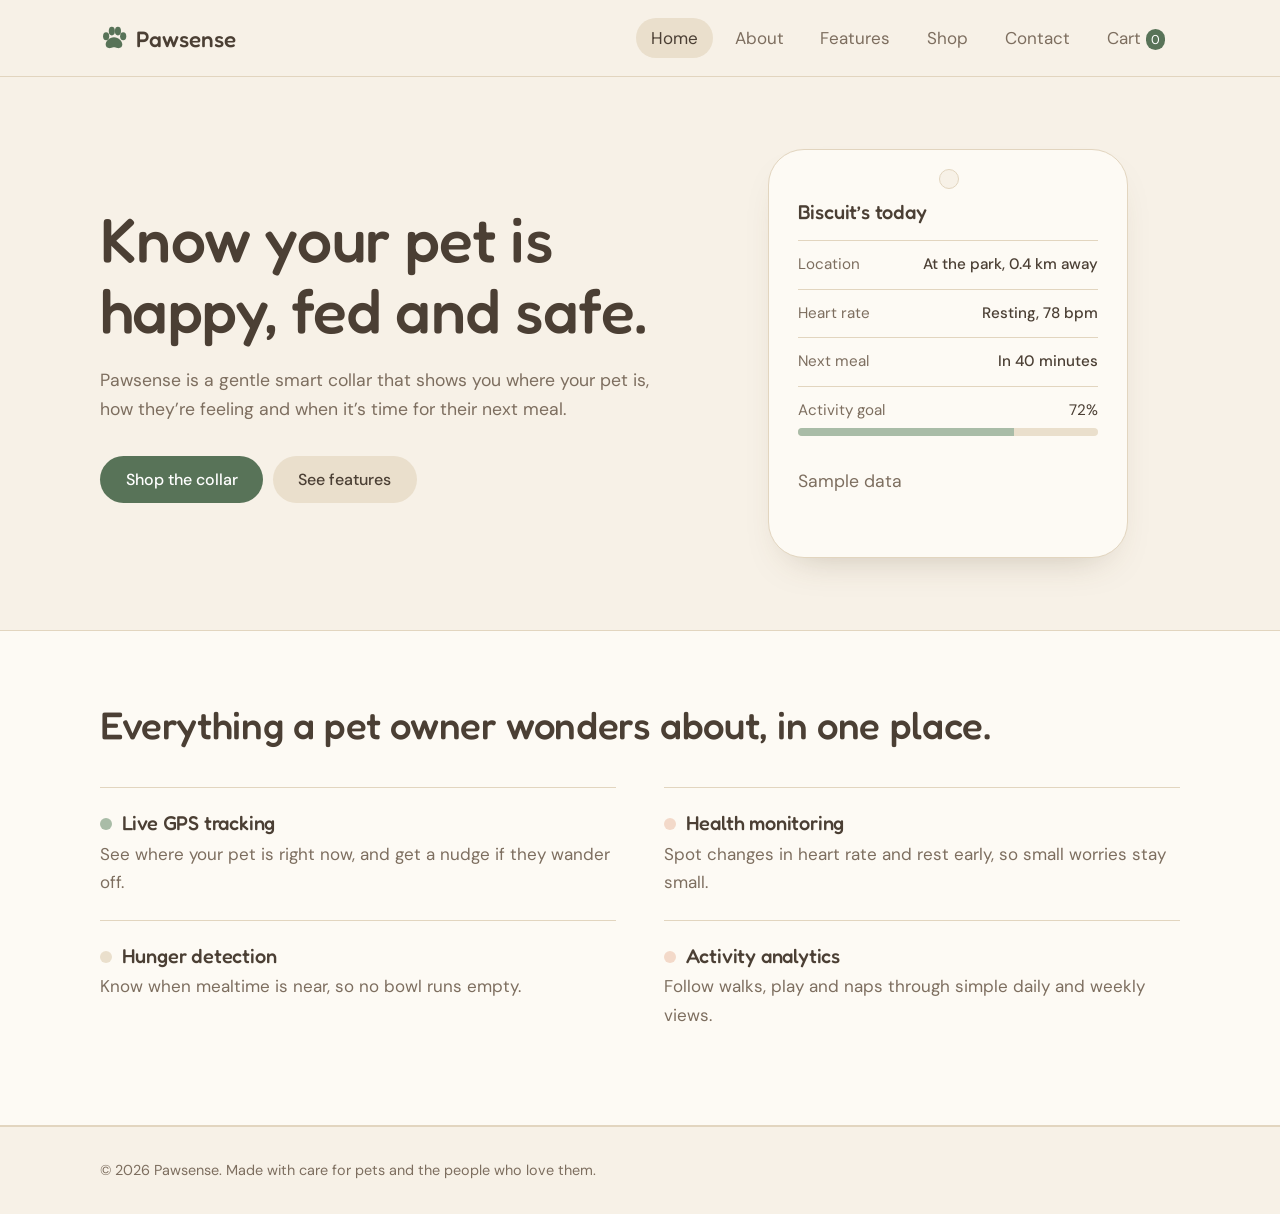
<file: index.html>
<!DOCTYPE html>
<html lang="en">
<head>
<meta charset="UTF-8">
<meta name="viewport" content="width=device-width, initial-scale=1">
<title>Smart pet care | Pawsense</title>
<meta name="description" content="Pawsense is a smart collar that helps you keep track of your pet’s health, hunger, activity and location.">
<link rel="preconnect" href="https://fonts.googleapis.com">
<link rel="preconnect" href="https://fonts.gstatic.com" crossorigin>
<link href="https://fonts.googleapis.com/css2?family=DM+Sans:wght@400;500&family=Fredoka:wght@400;500&display=swap" rel="stylesheet">
<link rel="stylesheet" href="style.css">
</head>
<body>
<header><div class="wrap">
<a class="logo" href="index.html"><svg viewBox="0 0 64 64" aria-hidden="true"><ellipse cx="14" cy="28" rx="7" ry="9"/><ellipse cx="27" cy="16" rx="7" ry="10"/><ellipse cx="41" cy="16" rx="7" ry="10"/><ellipse cx="53" cy="28" rx="7" ry="9"/><path d="M32 30c-11 0-19 9-19 17 0 6 5 9 11 8 4-1 5-2 8-2s4 1 8 2c6 1 11-2 11-8 0-8-8-17-19-17z"/></svg>Pawsense</a>
<button class="menu" aria-expanded="false" aria-controls="nav-list">Menu</button>
<nav aria-label="Main"><ul id="nav-list">
<li><a href="index.html" aria-current="page">Home</a></li>
<li><a href="about.html">About</a></li>
<li><a href="services.html">Features</a></li>
<li><a href="shop.html">Shop</a></li>
<li><a href="contact.html">Contact</a></li>
<li><a href="cart.html">Cart <span class="count" id="cart-count" aria-live="polite">0</span></a></li>
</ul></nav>
</div></header>
<main>
<section class="hero"><div class="wrap">
<div>
<h1>Know your pet is happy, fed and safe.</h1>
<p>Pawsense is a gentle smart collar that shows you where your pet is, how they’re feeling and when it’s time for their next meal.</p>
<a class="btn" href="shop.html">Shop the collar</a><a class="btn soft" href="services.html">See features</a>
</div>
<div class="tag" aria-label="Sample Pawsense collar tag">
<h3>Biscuit’s today</h3>
<div class="row"><span>Location</span><span>At the park, 0.4 km away</span></div>
<div class="row"><span>Heart rate</span><span>Resting, 78 bpm</span></div>
<div class="row"><span>Next meal</span><span>In 40 minutes</span></div>
<div class="row" style="display:block"><span>Activity goal</span> <span style="float:right">72%</span><div class="bar"><i></i></div></div>
<p class="note">Sample data</p>
</div></div></section>
<section class="band"><div class="wrap">
<h2>Everything a pet owner wonders about, in one place.</h2>
<div class="list">
<div class="item"><h3><span class="dot"></span>Live GPS tracking</h3><p>See where your pet is right now, and get a nudge if they wander off.</p></div>
<div class="item"><h3><span class="dot"></span>Health monitoring</h3><p>Spot changes in heart rate and rest early, so small worries stay small.</p></div>
<div class="item"><h3><span class="dot"></span>Hunger detection</h3><p>Know when mealtime is near, so no bowl runs empty.</p></div>
<div class="item"><h3><span class="dot"></span>Activity analytics</h3><p>Follow walks, play and naps through simple daily and weekly views.</p></div>
</div></div></section>
</main>
<footer><div class="wrap">© 2026 Pawsense. Made with care for pets and the people who love them.</div></footer>
<script src="script.js"></script>
</body>
</html>
</file>
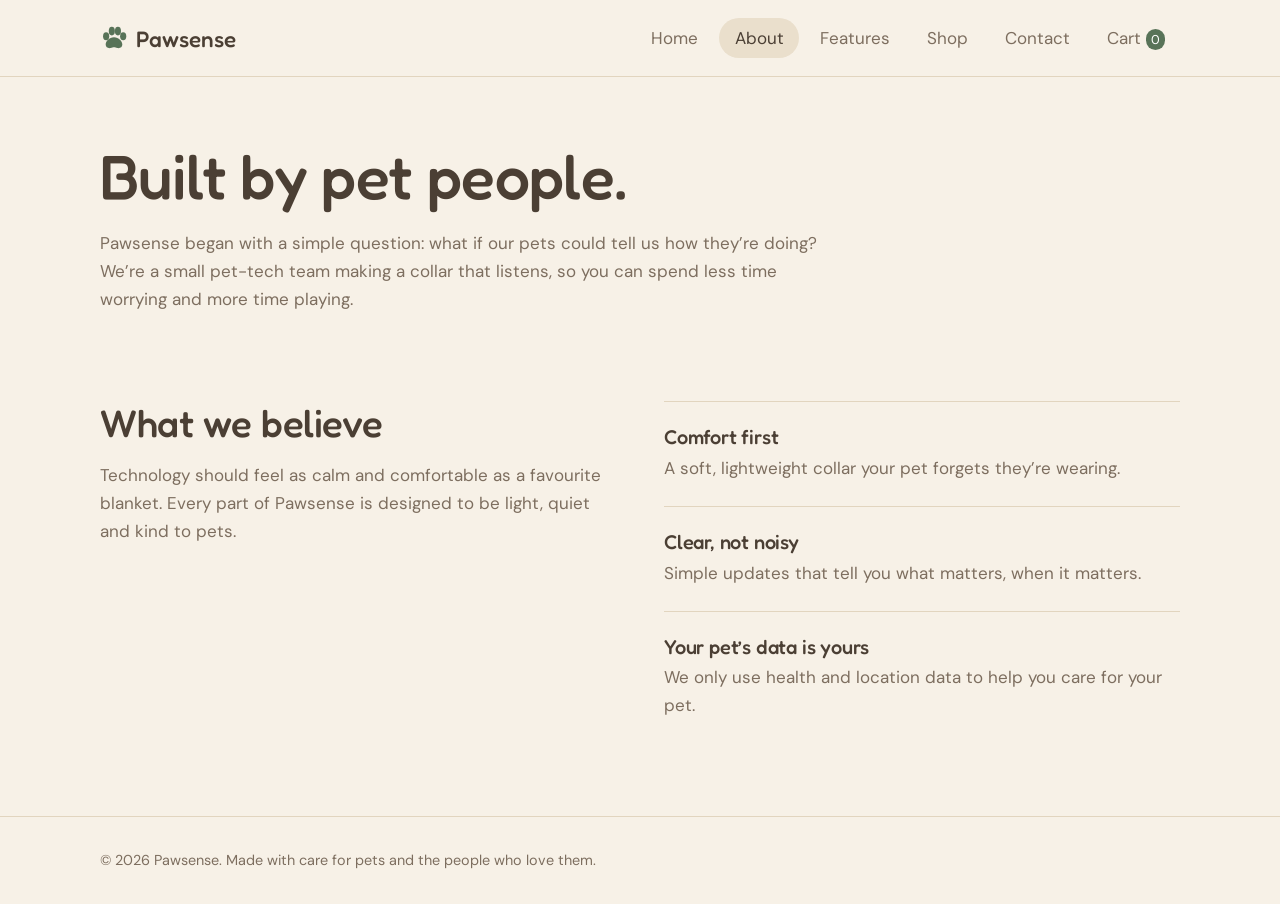
<file: about.html>
<!DOCTYPE html>
<html lang="en">
<head>
<meta charset="UTF-8">
<meta name="viewport" content="width=device-width, initial-scale=1">
<title>About | Pawsense</title>
<meta name="description" content="Pawsense is a smart collar that helps you keep track of your pet’s health, hunger, activity and location.">
<link rel="preconnect" href="https://fonts.googleapis.com">
<link rel="preconnect" href="https://fonts.gstatic.com" crossorigin>
<link href="https://fonts.googleapis.com/css2?family=DM+Sans:wght@400;500&family=Fredoka:wght@400;500&display=swap" rel="stylesheet">
<link rel="stylesheet" href="style.css">
</head>
<body>
<header><div class="wrap">
<a class="logo" href="index.html"><svg viewBox="0 0 64 64" aria-hidden="true"><ellipse cx="14" cy="28" rx="7" ry="9"/><ellipse cx="27" cy="16" rx="7" ry="10"/><ellipse cx="41" cy="16" rx="7" ry="10"/><ellipse cx="53" cy="28" rx="7" ry="9"/><path d="M32 30c-11 0-19 9-19 17 0 6 5 9 11 8 4-1 5-2 8-2s4 1 8 2c6 1 11-2 11-8 0-8-8-17-19-17z"/></svg>Pawsense</a>
<button class="menu" aria-expanded="false" aria-controls="nav-list">Menu</button>
<nav aria-label="Main"><ul id="nav-list">
<li><a href="index.html">Home</a></li>
<li><a href="about.html" aria-current="page">About</a></li>
<li><a href="services.html">Features</a></li>
<li><a href="shop.html">Shop</a></li>
<li><a href="contact.html">Contact</a></li>
<li><a href="cart.html">Cart <span class="count" id="cart-count" aria-live="polite">0</span></a></li>
</ul></nav>
</div></header>
<main>
<div class="wrap"><div class="page-head"><h1>Built by pet people.</h1>
<p>Pawsense began with a simple question: what if our pets could tell us how they’re doing? We’re a small pet-tech team making a collar that listens, so you can spend less time worrying and more time playing.</p></div></div>
<section><div class="wrap two">
<div><h2>What we believe</h2><p style="margin-top:1rem">Technology should feel as calm and comfortable as a favourite blanket. Every part of Pawsense is designed to be light, quiet and kind to pets.</p></div>
<div>
<div class="item"><h3>Comfort first</h3><p>A soft, lightweight collar your pet forgets they’re wearing.</p></div>
<div class="item"><h3>Clear, not noisy</h3><p>Simple updates that tell you what matters, when it matters.</p></div>
<div class="item"><h3>Your pet’s data is yours</h3><p>We only use health and location data to help you care for your pet.</p></div>
</div></div></section>
</main>
<footer><div class="wrap">© 2026 Pawsense. Made with care for pets and the people who love them.</div></footer>
<script src="script.js"></script>
</body>
</html>
</file>
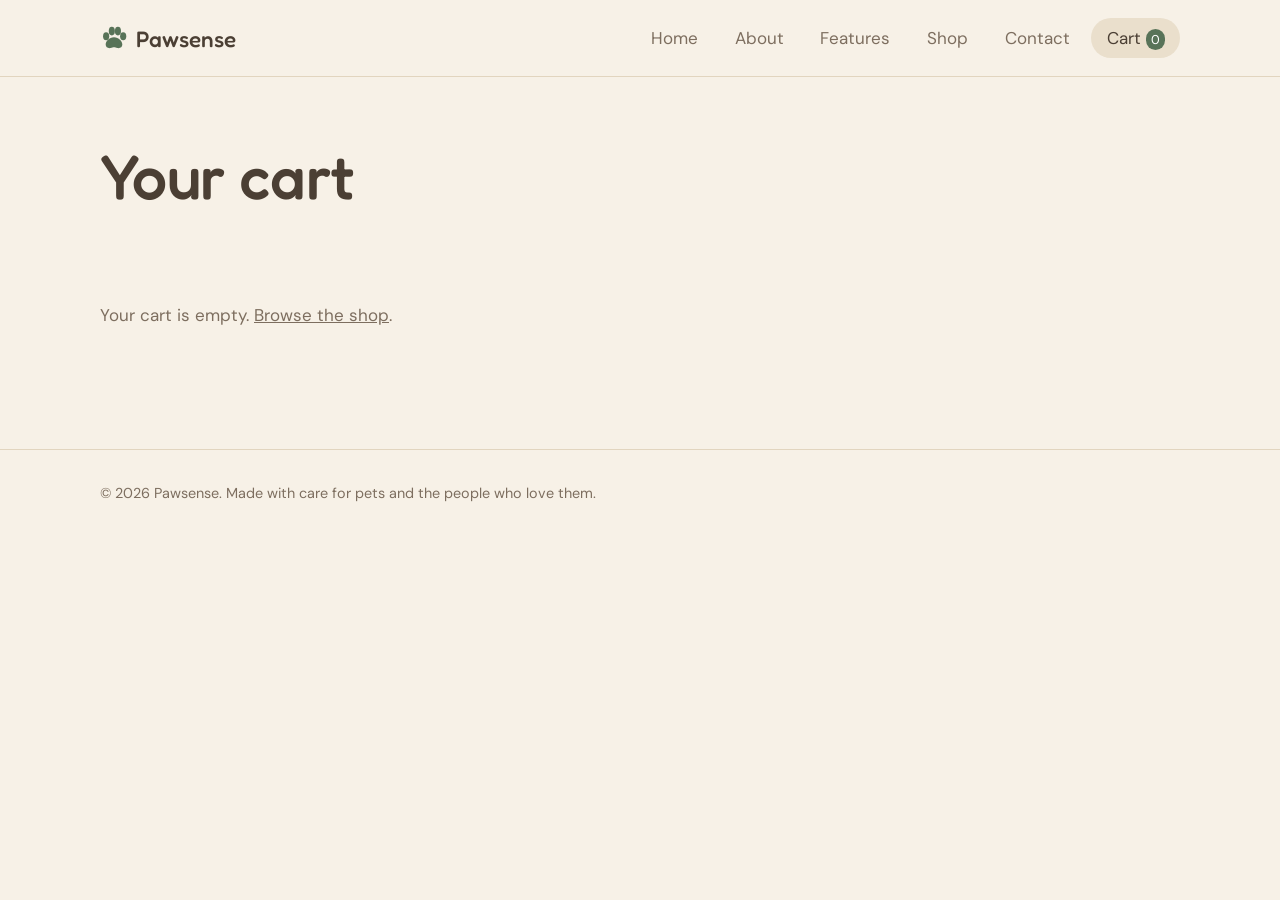
<file: cart.html>
<!DOCTYPE html>
<html lang="en">
<head>
<meta charset="UTF-8">
<meta name="viewport" content="width=device-width, initial-scale=1">
<title>Cart | Pawsense</title>
<meta name="description" content="Pawsense is a smart collar that helps you keep track of your pet’s health, hunger, activity and location.">
<link rel="preconnect" href="https://fonts.googleapis.com">
<link rel="preconnect" href="https://fonts.gstatic.com" crossorigin>
<link href="https://fonts.googleapis.com/css2?family=DM+Sans:wght@400;500&family=Fredoka:wght@400;500&display=swap" rel="stylesheet">
<link rel="stylesheet" href="style.css">
</head>
<body>
<header><div class="wrap">
<a class="logo" href="index.html"><svg viewBox="0 0 64 64" aria-hidden="true"><ellipse cx="14" cy="28" rx="7" ry="9"/><ellipse cx="27" cy="16" rx="7" ry="10"/><ellipse cx="41" cy="16" rx="7" ry="10"/><ellipse cx="53" cy="28" rx="7" ry="9"/><path d="M32 30c-11 0-19 9-19 17 0 6 5 9 11 8 4-1 5-2 8-2s4 1 8 2c6 1 11-2 11-8 0-8-8-17-19-17z"/></svg>Pawsense</a>
<button class="menu" aria-expanded="false" aria-controls="nav-list">Menu</button>
<nav aria-label="Main"><ul id="nav-list">
<li><a href="index.html">Home</a></li>
<li><a href="about.html">About</a></li>
<li><a href="services.html">Features</a></li>
<li><a href="shop.html">Shop</a></li>
<li><a href="contact.html">Contact</a></li>
<li><a href="cart.html" aria-current="page">Cart <span class="count" id="cart-count" aria-live="polite">0</span></a></li>
</ul></nav>
</div></header>
<main>
<div class="wrap"><div class="page-head"><h1>Your cart</h1></div></div>
<section><div class="wrap two">
<div><div id="lines"></div><p id="totals"></p></div>
<form id="checkout" novalidate hidden>
<h2>Delivery details</h2>
<label>Full name<input name="name" type="text" autocomplete="name"><span class="err" role="alert"></span></label>
<label>Email<input name="email" type="email" autocomplete="email"><span class="err" role="alert"></span></label>
<label>Address<textarea name="address" autocomplete="street-address"></textarea><span class="err" role="alert"></span></label>
<button class="btn" type="submit">Place order</button>
<p class="note">Demo checkout: no payment is taken.</p>
</form></div>
<div class="wrap"><p id="done" role="status"></p></div></section>
</main>
<footer><div class="wrap">© 2026 Pawsense. Made with care for pets and the people who love them.</div></footer>
<script src="script.js"></script>
</body>
</html>
</file>
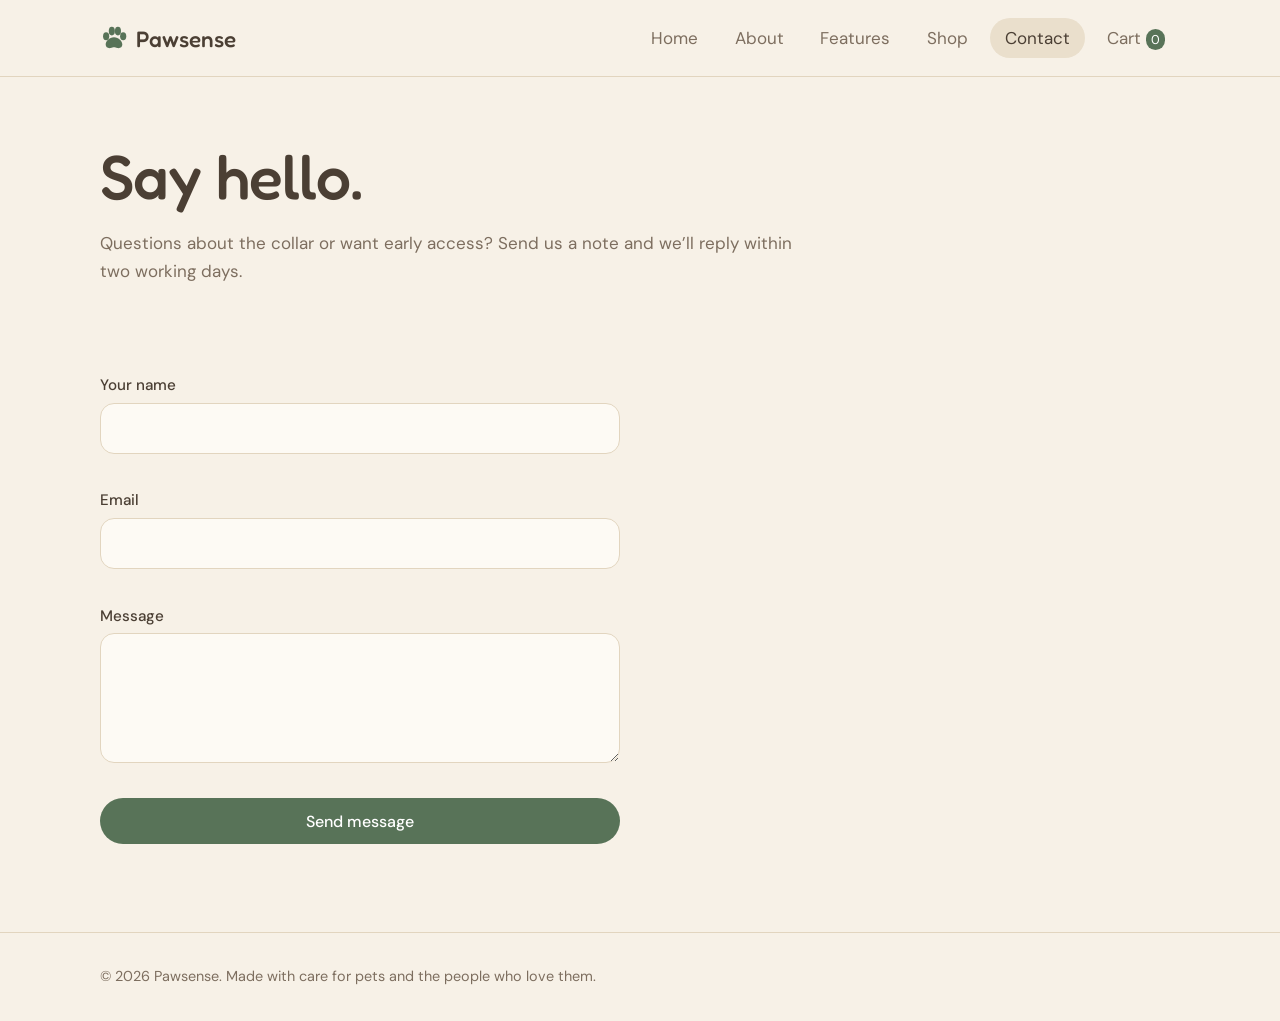
<file: contact.html>
<!DOCTYPE html>
<html lang="en">
<head>
<meta charset="UTF-8">
<meta name="viewport" content="width=device-width, initial-scale=1">
<title>Contact | Pawsense</title>
<meta name="description" content="Pawsense is a smart collar that helps you keep track of your pet’s health, hunger, activity and location.">
<link rel="preconnect" href="https://fonts.googleapis.com">
<link rel="preconnect" href="https://fonts.gstatic.com" crossorigin>
<link href="https://fonts.googleapis.com/css2?family=DM+Sans:wght@400;500&family=Fredoka:wght@400;500&display=swap" rel="stylesheet">
<link rel="stylesheet" href="style.css">
</head>
<body>
<header><div class="wrap">
<a class="logo" href="index.html"><svg viewBox="0 0 64 64" aria-hidden="true"><ellipse cx="14" cy="28" rx="7" ry="9"/><ellipse cx="27" cy="16" rx="7" ry="10"/><ellipse cx="41" cy="16" rx="7" ry="10"/><ellipse cx="53" cy="28" rx="7" ry="9"/><path d="M32 30c-11 0-19 9-19 17 0 6 5 9 11 8 4-1 5-2 8-2s4 1 8 2c6 1 11-2 11-8 0-8-8-17-19-17z"/></svg>Pawsense</a>
<button class="menu" aria-expanded="false" aria-controls="nav-list">Menu</button>
<nav aria-label="Main"><ul id="nav-list">
<li><a href="index.html">Home</a></li>
<li><a href="about.html">About</a></li>
<li><a href="services.html">Features</a></li>
<li><a href="shop.html">Shop</a></li>
<li><a href="contact.html" aria-current="page">Contact</a></li>
<li><a href="cart.html">Cart <span class="count" id="cart-count" aria-live="polite">0</span></a></li>
</ul></nav>
</div></header>
<main>
<div class="wrap"><div class="page-head"><h1>Say hello.</h1>
<p>Questions about the collar or want early access? Send us a note and we’ll reply within two working days.</p></div></div>
<section><div class="wrap"><form id="contact-form" novalidate>
<label>Your name<input name="name" type="text" autocomplete="name"><span class="err" role="alert"></span></label>
<label>Email<input name="email" type="email" autocomplete="email"><span class="err" role="alert"></span></label>
<label>Message<textarea name="message"></textarea><span class="err" role="alert"></span></label>
<button class="btn" type="submit">Send message</button>
<p id="status" role="status"></p>
</form></div></section>
</main>
<footer><div class="wrap">© 2026 Pawsense. Made with care for pets and the people who love them.</div></footer>
<script src="script.js"></script>
</body>
</html>
</file>
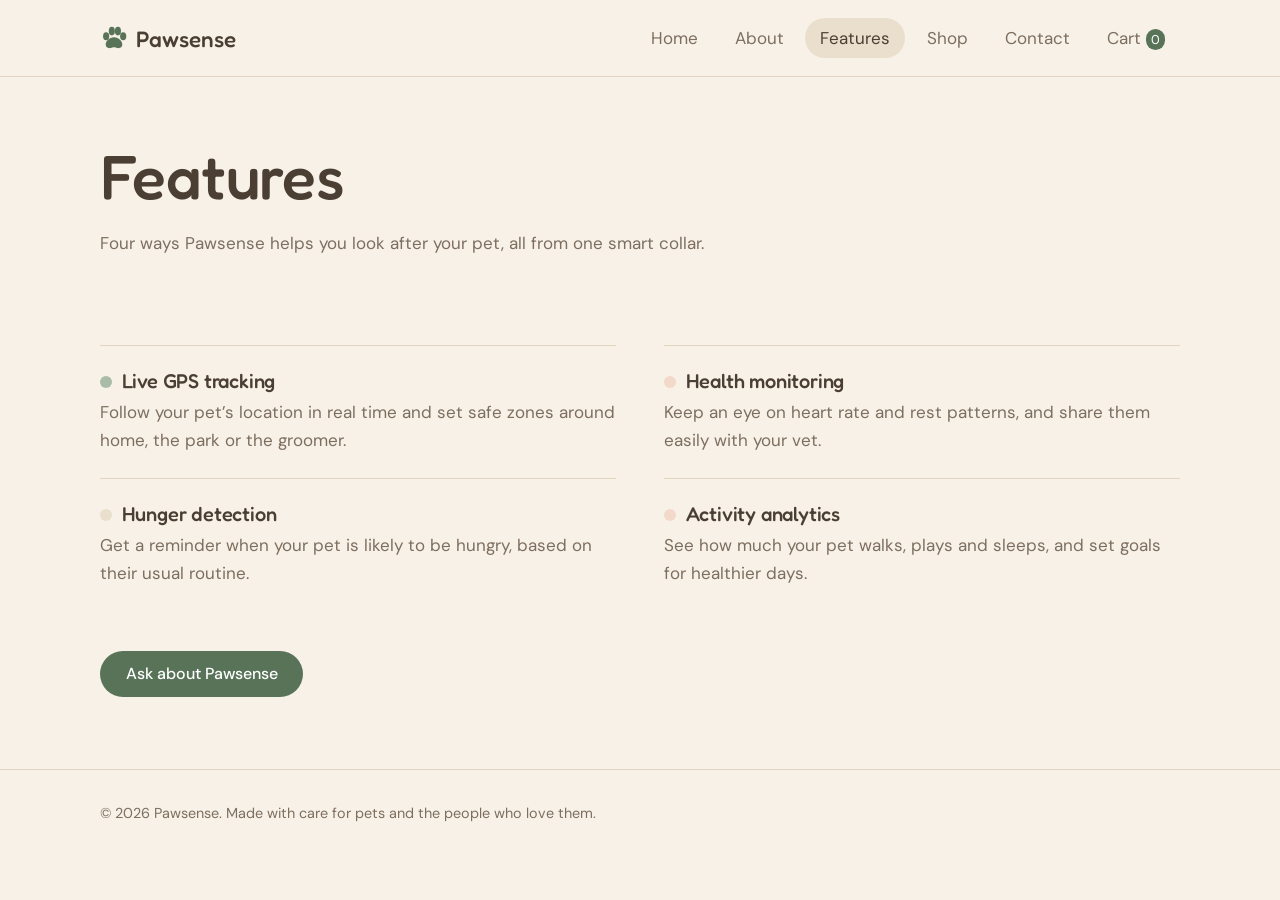
<file: services.html>
<!DOCTYPE html>
<html lang="en">
<head>
<meta charset="UTF-8">
<meta name="viewport" content="width=device-width, initial-scale=1">
<title>Features | Pawsense</title>
<meta name="description" content="Pawsense is a smart collar that helps you keep track of your pet’s health, hunger, activity and location.">
<link rel="preconnect" href="https://fonts.googleapis.com">
<link rel="preconnect" href="https://fonts.gstatic.com" crossorigin>
<link href="https://fonts.googleapis.com/css2?family=DM+Sans:wght@400;500&family=Fredoka:wght@400;500&display=swap" rel="stylesheet">
<link rel="stylesheet" href="style.css">
</head>
<body>
<header><div class="wrap">
<a class="logo" href="index.html"><svg viewBox="0 0 64 64" aria-hidden="true"><ellipse cx="14" cy="28" rx="7" ry="9"/><ellipse cx="27" cy="16" rx="7" ry="10"/><ellipse cx="41" cy="16" rx="7" ry="10"/><ellipse cx="53" cy="28" rx="7" ry="9"/><path d="M32 30c-11 0-19 9-19 17 0 6 5 9 11 8 4-1 5-2 8-2s4 1 8 2c6 1 11-2 11-8 0-8-8-17-19-17z"/></svg>Pawsense</a>
<button class="menu" aria-expanded="false" aria-controls="nav-list">Menu</button>
<nav aria-label="Main"><ul id="nav-list">
<li><a href="index.html">Home</a></li>
<li><a href="about.html">About</a></li>
<li><a href="services.html" aria-current="page">Features</a></li>
<li><a href="shop.html">Shop</a></li>
<li><a href="contact.html">Contact</a></li>
<li><a href="cart.html">Cart <span class="count" id="cart-count" aria-live="polite">0</span></a></li>
</ul></nav>
</div></header>
<main>
<div class="wrap"><div class="page-head"><h1>Features</h1>
<p>Four ways Pawsense helps you look after your pet, all from one smart collar.</p></div></div>
<section><div class="wrap"><div class="list" style="margin-top:0">
<div class="item"><h3><span class="dot"></span>Live GPS tracking</h3><p>Follow your pet’s location in real time and set safe zones around home, the park or the groomer.</p></div>
<div class="item"><h3><span class="dot"></span>Health monitoring</h3><p>Keep an eye on heart rate and rest patterns, and share them easily with your vet.</p></div>
<div class="item"><h3><span class="dot"></span>Hunger detection</h3><p>Get a reminder when your pet is likely to be hungry, based on their usual routine.</p></div>
<div class="item"><h3><span class="dot"></span>Activity analytics</h3><p>See how much your pet walks, plays and sleeps, and set goals for healthier days.</p></div>
</div><p style="margin-top:2.5rem"><a class="btn" href="contact.html">Ask about Pawsense</a></p></div></section>
</main>
<footer><div class="wrap">© 2026 Pawsense. Made with care for pets and the people who love them.</div></footer>
<script src="script.js"></script>
</body>
</html>
</file>
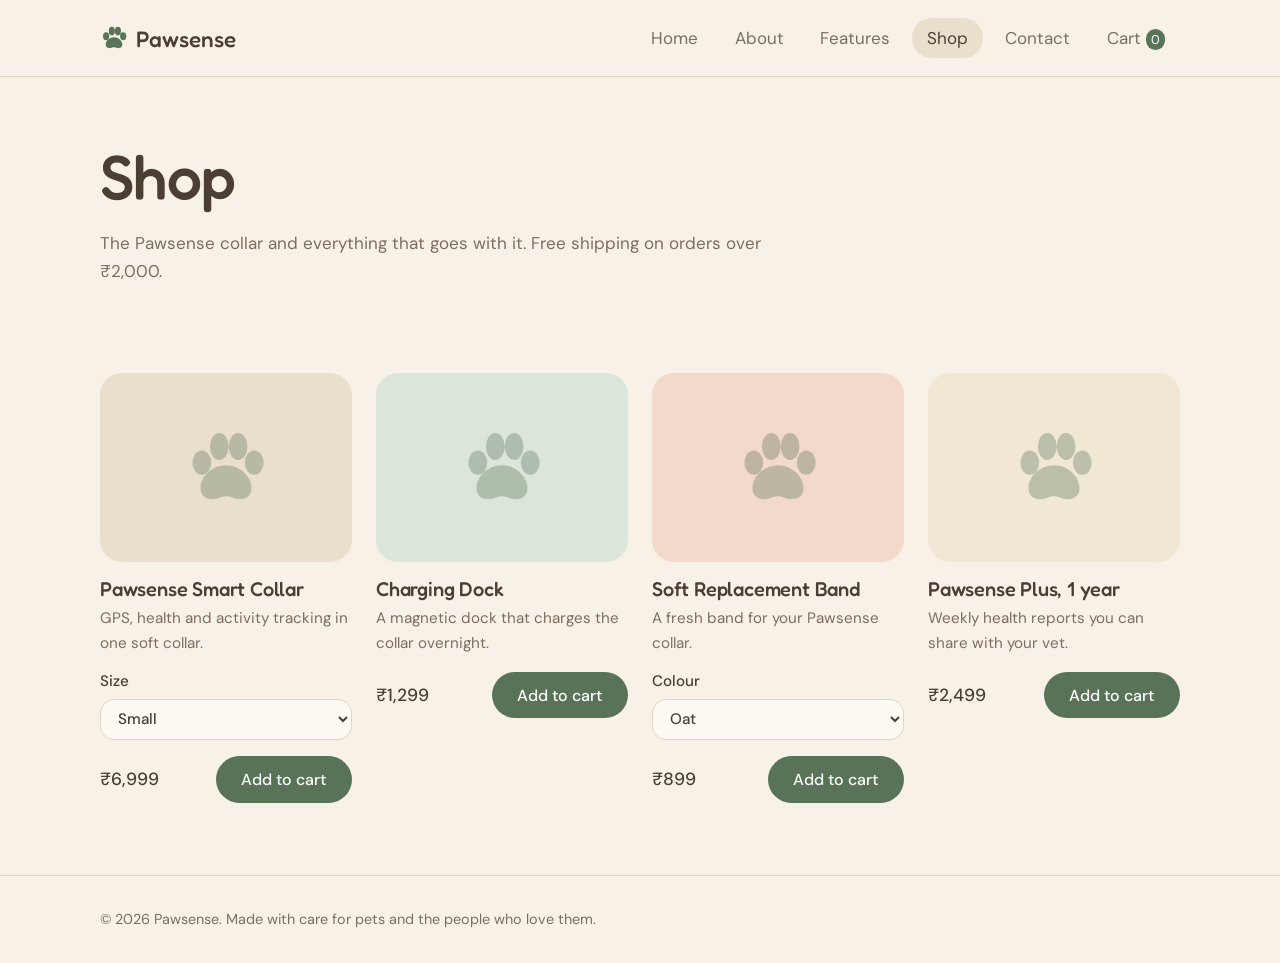
<file: shop.html>
<!DOCTYPE html>
<html lang="en">
<head>
<meta charset="UTF-8">
<meta name="viewport" content="width=device-width, initial-scale=1">
<title>Shop | Pawsense</title>
<meta name="description" content="Pawsense is a smart collar that helps you keep track of your pet’s health, hunger, activity and location.">
<link rel="preconnect" href="https://fonts.googleapis.com">
<link rel="preconnect" href="https://fonts.gstatic.com" crossorigin>
<link href="https://fonts.googleapis.com/css2?family=DM+Sans:wght@400;500&family=Fredoka:wght@400;500&display=swap" rel="stylesheet">
<link rel="stylesheet" href="style.css">
</head>
<body>
<header><div class="wrap">
<a class="logo" href="index.html"><svg viewBox="0 0 64 64" aria-hidden="true"><ellipse cx="14" cy="28" rx="7" ry="9"/><ellipse cx="27" cy="16" rx="7" ry="10"/><ellipse cx="41" cy="16" rx="7" ry="10"/><ellipse cx="53" cy="28" rx="7" ry="9"/><path d="M32 30c-11 0-19 9-19 17 0 6 5 9 11 8 4-1 5-2 8-2s4 1 8 2c6 1 11-2 11-8 0-8-8-17-19-17z"/></svg>Pawsense</a>
<button class="menu" aria-expanded="false" aria-controls="nav-list">Menu</button>
<nav aria-label="Main"><ul id="nav-list">
<li><a href="index.html">Home</a></li>
<li><a href="about.html">About</a></li>
<li><a href="services.html">Features</a></li>
<li><a href="shop.html" aria-current="page">Shop</a></li>
<li><a href="contact.html">Contact</a></li>
<li><a href="cart.html">Cart <span class="count" id="cart-count" aria-live="polite">0</span></a></li>
</ul></nav>
</div></header>
<main>
<div class="wrap"><div class="page-head"><h1>Shop</h1>
<p>The Pawsense collar and everything that goes with it. Free shipping on orders over ₹2,000.</p></div></div>
<section><div class="wrap"><div class="grid" id="grid"></div></div></section>
</main>
<footer><div class="wrap">© 2026 Pawsense. Made with care for pets and the people who love them.</div></footer>
<script src="script.js"></script>
</body>
</html>
</file>
<file: style.css>
:root{--bg:#F7F1E7;--surface:#FDFAF4;--sand:#EADFCC;--line:#E2D5BF;--ink:#4B3F34;--muted:#7D6E5F;--sage:#A9BCA7;--sage-d:#587358;--blush:#F3D9C9}
*{box-sizing:border-box;margin:0}
html{scroll-behavior:smooth}
body{background:var(--bg);color:var(--ink);font:17px/1.65 "DM Sans",system-ui,sans-serif}
h1,h2,h3{font-family:"Fredoka","DM Sans",sans-serif;font-weight:500;line-height:1.15;letter-spacing:-.01em}
h1{font-size:clamp(2.4rem,6vw,3.9rem)}h2{font-size:clamp(1.8rem,4vw,2.4rem)}h3{font-size:1.25rem}
p{max-width:60ch;color:var(--muted)}
a{color:inherit}
:focus-visible{outline:3px solid var(--sage-d);outline-offset:3px;border-radius:6px}
.wrap{width:min(1080px,100% - 2.5rem);margin-inline:auto}
header{padding:1.1rem 0;border-bottom:1px solid var(--line)}
header .wrap{display:flex;align-items:center;justify-content:space-between;gap:1rem}
.logo{display:flex;align-items:center;gap:.5rem;font:500 1.4rem "Fredoka",sans-serif;text-decoration:none}
.logo svg{width:28px;fill:var(--sage-d)}
nav ul{display:flex;gap:.4rem;list-style:none;padding:0}
nav a{display:block;padding:.4rem .95rem;border-radius:99px;text-decoration:none;color:var(--muted)}
nav a:hover{background:var(--sand);color:var(--ink)}
nav a[aria-current]{background:var(--sand);color:var(--ink)}
.menu{display:none;background:var(--sand);border:0;border-radius:99px;padding:.45rem 1rem;font:inherit;color:var(--ink);cursor:pointer}
.btn{display:inline-block;background:var(--sage-d);color:#fff;border:0;padding:.8rem 1.6rem;border-radius:99px;font:500 1rem "DM Sans",sans-serif;text-decoration:none;cursor:pointer;transition:background .2s}
.btn:hover{background:#4a6249}
.btn.soft{background:var(--sand);color:var(--ink)}.btn.soft:hover{background:var(--line)}
section{padding:4.5rem 0}
.hero .wrap{display:grid;grid-template-columns:1.1fr .9fr;gap:3rem;align-items:center}
.hero p{margin:1.2rem 0 2rem;font-size:1.1rem}
.hero .btn+.btn{margin-left:.6rem}
.tag{position:relative;background:var(--surface);border:1px solid var(--line);border-radius:36px;padding:3.2rem 1.8rem 1.8rem;max-width:360px;justify-self:center;width:100%;box-shadow:0 18px 40px -24px rgba(90,70,40,.35)}
.tag::before{content:"";position:absolute;top:1.2rem;left:50%;width:18px;height:18px;margin-left:-9px;border-radius:50%;background:var(--bg);border:1px solid var(--line)}
.tag h3{margin-bottom:1rem}
.row{display:flex;justify-content:space-between;gap:1rem;padding:.7rem 0;border-top:1px solid var(--line);font-size:.95rem}
.row span:first-child{color:var(--muted)}.row span:last-child{text-align:right;font-weight:500}
.bar{height:8px;border-radius:9px;background:var(--sand);margin-top:.35rem;overflow:hidden}
.bar i{display:block;height:100%;width:72%;background:var(--sage)}
.note{font-size:.8rem;margin-top:.8rem}
.band{background:var(--surface);border-block:1px solid var(--line)}
.list{margin-top:2.5rem;display:grid;grid-template-columns:1fr 1fr;gap:0 3rem}
.item{padding:1.5rem 0;border-top:1px solid var(--line)}
.item h3{margin-bottom:.3rem}
.dot{display:inline-block;width:12px;height:12px;border-radius:50%;margin-right:.6rem;background:var(--sage)}
.item:nth-child(2n) .dot{background:var(--blush)}
.item:nth-child(3n) .dot{background:var(--sand)}
.page-head{padding:4rem 0 1rem}.page-head p{margin-top:1rem}
.two{display:grid;grid-template-columns:1fr 1fr;gap:3rem}
form{display:grid;gap:1rem;max-width:520px}
label{display:grid;gap:.3rem;font-weight:500;font-size:.95rem}
input,textarea{font:inherit;color:var(--ink);background:var(--surface);border:1px solid var(--line);border-radius:14px;padding:.75rem 1rem}
textarea{min-height:130px;resize:vertical}
input:focus,textarea:focus{outline:2px solid var(--sage-d);border-color:transparent}
.err{color:#9B4A3A;font-size:.85rem;font-weight:400;min-height:1em}
#status{color:var(--sage-d);font-weight:500}
footer{padding:2rem 0;border-top:1px solid var(--line);font-size:.9rem;color:var(--muted)}
@media(max-width:760px){
.hero .wrap,.two,.list{grid-template-columns:1fr}
section{padding:3rem 0}
.menu{display:block}
nav ul{display:none;position:absolute;right:1.25rem;top:4rem;flex-direction:column;background:var(--surface);border:1px solid var(--line);border-radius:18px;padding:.5rem;z-index:5}
nav ul.open{display:flex}
header{position:relative}}
@media(prefers-reduced-motion:reduce){*{transition:none!important;scroll-behavior:auto!important}}
[hidden]{display:none!important}
.count{display:inline-block;min-width:1.5em;padding:0 .4em;border-radius:99px;background:var(--sage-d);color:#fff;font-size:.8rem;text-align:center}
.grid{display:grid;grid-template-columns:repeat(auto-fill,minmax(240px,1fr));gap:2.5rem 1.5rem}
.thumb{aspect-ratio:4/3;border-radius:22px;margin-bottom:1rem;background:var(--c) url("data:image/svg+xml,%3Csvg xmlns='http://www.w3.org/2000/svg' viewBox='0 0 64 64' fill='%23587358' fill-opacity='.35'%3E%3Cellipse cx='14' cy='28' rx='7' ry='9'/%3E%3Cellipse cx='27' cy='16' rx='7' ry='10'/%3E%3Cellipse cx='41' cy='16' rx='7' ry='10'/%3E%3Cellipse cx='53' cy='28' rx='7' ry='9'/%3E%3Cpath d='M32 30c-11 0-19 9-19 17 0 6 5 9 11 8 4-1 5-2 8-2s4 1 8 2c6 1 11-2 11-8 0-8-8-17-19-17z'/%3E%3C/svg%3E") center/34% no-repeat}
.product h3{margin-bottom:.3rem}.product p{font-size:.95rem}.product label{margin-top:.8rem}
select{font:inherit;color:var(--ink);background:var(--surface);border:1px solid var(--line);border-radius:14px;padding:.55rem .8rem}
.buy{display:flex;justify-content:space-between;align-items:center;margin-top:1rem}
.buy b,.line b{font-weight:500;font-size:1.1rem}
.line{display:grid;grid-template-columns:72px 1fr auto auto;gap:1rem;align-items:center;padding:1rem 0;border-top:1px solid var(--line)}
.line p{font-size:.9rem}
.thumb.sm{margin:0;border-radius:14px;background-size:40%}
.qty{display:flex;align-items:center;gap:.5rem}
.qty button{width:30px;height:30px;border-radius:50%;border:1px solid var(--line);background:var(--surface);color:var(--ink);cursor:pointer;font:inherit}
#totals{margin-top:1rem;line-height:1.9;color:var(--ink)}
#done{color:var(--sage-d);font-weight:500;font-size:1.1rem;max-width:none;margin-top:2rem}
@media(max-width:760px){.line{grid-template-columns:60px 1fr auto}.line b{grid-column:2/-1}}
</file>
